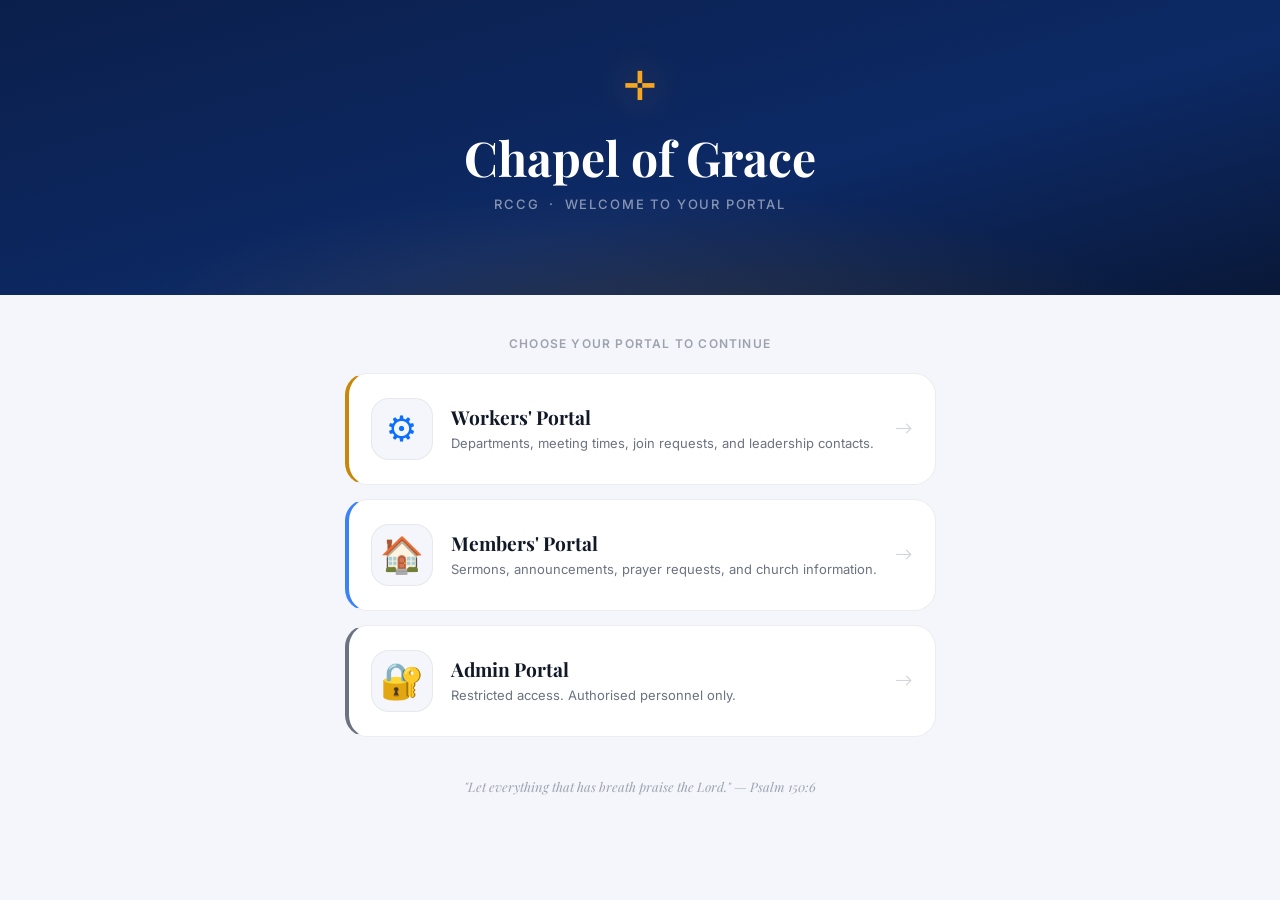
<file: index.html>
<!DOCTYPE html>
<html lang="en">
<head>
  <meta charset="UTF-8">
  <meta name="viewport" content="width=device-width, initial-scale=1.0">
  <title>RCCG Chapel of Grace</title>
  <link rel="preconnect" href="https://fonts.googleapis.com">
  <link rel="preconnect" href="https://fonts.gstatic.com" crossorigin>
  <link href="https://fonts.googleapis.com/css2?family=Inter:wght@400;500;600;700&family=Playfair+Display:ital,wght@0,700;1,400&display=swap" rel="stylesheet">
  <link href="https://cdn.jsdelivr.net/npm/bootstrap@5.3.3/dist/css/bootstrap.min.css" rel="stylesheet">
  <link href="https://cdn.jsdelivr.net/npm/bootstrap-icons@1.11.3/font/bootstrap-icons.css" rel="stylesheet">
  <link href="landing.css" rel="stylesheet">
</head>
<body>

  <!-- HERO -->
  <header class="landing-hero">
    <div class="hero-glow"></div>
    <div class="hero-inner">
      <div class="church-mark">✛</div>
      <h1>Chapel of Grace</h1>
      <p class="church-sub">RCCG &nbsp;·&nbsp; Welcome to your portal</p>
    </div>
  </header>

  <!-- PORTAL CARDS -->
  <main class="portals-wrap">
    <p class="portals-label">Choose your portal to continue</p>

    <div class="portals-grid">

      <!-- Workers -->
      <a href="workers.html" class="portal-card portal-workers">
        <div class="portal-icon">⚙️</div>
        <div class="portal-body">
          <h2>Workers' Portal</h2>
          <p>Departments, meeting times, join requests, and leadership contacts.</p>
        </div>
        <div class="portal-arrow"><i class="bi bi-arrow-right"></i></div>
      </a>

      <!-- Members -->
      <a href="members.html" class="portal-card portal-members">
        <div class="portal-icon">🏠</div>
        <div class="portal-body">
          <h2>Members' Portal</h2>
          <p>Sermons, announcements, prayer requests, and church information.</p>
        </div>
        <div class="portal-arrow"><i class="bi bi-arrow-right"></i></div>
      </a>

      <!-- Admin -->
      <a href="admin.html" class="portal-card portal-admin">
        <div class="portal-icon">🔐</div>
        <div class="portal-body">
          <h2>Admin Portal</h2>
          <p>Restricted access. Authorised personnel only.</p>
        </div>
        <div class="portal-arrow"><i class="bi bi-arrow-right"></i></div>
      </a>

    </div>

    <p class="portals-footer">"Let everything that has breath praise the Lord." — Psalm 150:6</p>
  </main>

  <script src="https://cdn.jsdelivr.net/npm/bootstrap@5.3.3/dist/js/bootstrap.bundle.min.js"></script>
</body>
</html>
</file>
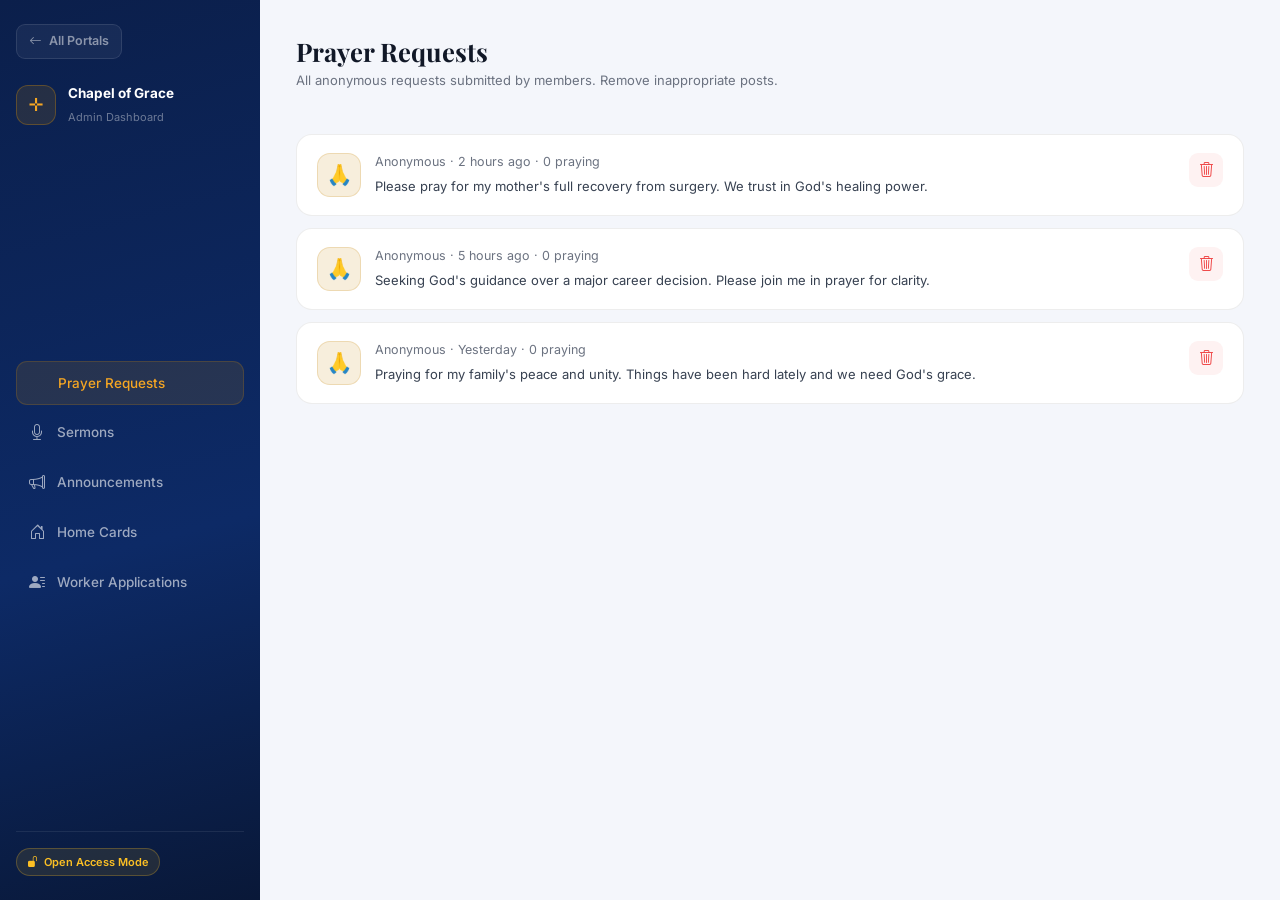
<file: files (2)/admin.html>
<!DOCTYPE html>
<html lang="en">
<head>
  <meta charset="UTF-8">
  <meta name="viewport" content="width=device-width, initial-scale=1.0">
  <title>Admin Portal – RCCG Chapel of Grace</title>
  <link rel="preconnect" href="https://fonts.googleapis.com">
  <link rel="preconnect" href="https://fonts.gstatic.com" crossorigin>
  <link href="https://fonts.googleapis.com/css2?family=Inter:wght@400;500;600;700&family=Playfair+Display:ital,wght@0,700;1,400&display=swap" rel="stylesheet">
  <link href="https://cdn.jsdelivr.net/npm/bootstrap@5.3.3/dist/css/bootstrap.min.css" rel="stylesheet">
  <link href="https://cdn.jsdelivr.net/npm/bootstrap-icons@1.11.3/font/bootstrap-icons.css" rel="stylesheet">
  <link href="admin.css" rel="stylesheet">
</head>
<body>

<!-- SIDEBAR -->
<aside class="adm-sidebar d-flex flex-column">
  <div class="adm-sidebar-top">
    <a href="index.html" class="adm-back"><i class="bi bi-arrow-left"></i> All Portals</a>
    <div class="adm-logo">
      <div class="adm-logo-mark">✛</div>
      <div>
        <strong>Chapel of Grace</strong>
        <span>Admin Dashboard</span>
      </div>
    </div>
  </div>

  <nav class="adm-nav">
    <button class="adm-nav-btn active" data-panel="prayers"><i class="bi bi-hands"></i> Prayer Requests</button>
    <button class="adm-nav-btn" data-panel="sermons"><i class="bi bi-mic"></i> Sermons</button>
    <button class="adm-nav-btn" data-panel="announcements"><i class="bi bi-megaphone"></i> Announcements</button>
    <button class="adm-nav-btn" data-panel="homecards"><i class="bi bi-house-door"></i> Home Cards</button>
    <button class="adm-nav-btn" data-panel="registrations"><i class="bi bi-person-lines-fill"></i> Worker Applications</button>
  </nav>

  <div class="adm-sidebar-foot">
    <div class="adm-open-badge"><i class="bi bi-unlock-fill"></i> Open Access Mode</div>
  </div>
</aside>

<!-- MAIN -->
<main class="adm-main">

  <!-- MOBILE TOP BAR -->
  <div class="adm-mobile-bar d-lg-none">
    <a href="index.html" class="adm-back-sm"><i class="bi bi-arrow-left"></i></a>
    <span class="adm-mobile-title">Admin Dashboard</span>
    <button class="adm-mobile-menu" id="mobileMenuBtn"><i class="bi bi-list"></i></button>
  </div>

  <!-- MOBILE NAV DRAWER -->
  <div class="adm-mobile-drawer" id="mobileDrawer">
    <button class="adm-nav-btn active" data-panel="prayers"><i class="bi bi-hands"></i> Prayer Requests</button>
    <button class="adm-nav-btn" data-panel="sermons"><i class="bi bi-mic"></i> Sermons</button>
    <button class="adm-nav-btn" data-panel="announcements"><i class="bi bi-megaphone"></i> Announcements</button>
    <button class="adm-nav-btn" data-panel="homecards"><i class="bi bi-house-door"></i> Home Cards</button>
    <button class="adm-nav-btn" data-panel="registrations"><i class="bi bi-person-lines-fill"></i> Worker Applications</button>
  </div>

  <!-- PANEL: PRAYERS -->
  <div class="adm-panel active" id="panel-prayers">
    <div class="adm-panel-header">
      <div>
        <h1>Prayer Requests</h1>
        <p>All anonymous requests submitted by members. Remove inappropriate posts.</p>
      </div>
    </div>
    <div id="prayerList" class="adm-list"></div>
  </div>

  <!-- PANEL: SERMONS -->
  <div class="adm-panel" id="panel-sermons">
    <div class="adm-panel-header">
      <div>
        <h1>Sermons</h1>
        <p>Add, edit, or remove sermon entries shown in the Members' Portal.</p>
      </div>
      <button class="adm-add-btn" id="addSermonBtn"><i class="bi bi-plus-lg"></i> Add Sermon</button>
    </div>

    <!-- Sermon form -->
    <div class="adm-form-card" id="sermonForm" style="display:none">
      <h3 id="sermonFormTitle">Add Sermon</h3>
      <div class="adm-fields">
        <div class="adm-field"><label>Title</label><input type="text" id="sf_title" placeholder="e.g. Walking in Divine Purpose"></div>
        <div class="adm-field"><label>Speaker</label><input type="text" id="sf_speaker" placeholder="e.g. Pastor Emmanuel Adeyemi"></div>
        <div class="adm-field"><label>Date</label><input type="text" id="sf_date" placeholder="e.g. 1 June 2025"></div>
      </div>
      <div class="adm-form-actions">
        <button class="adm-cancel-btn" id="sermonCancelBtn">Cancel</button>
        <button class="adm-save-btn" id="sermonSaveBtn">Save Sermon</button>
      </div>
    </div>

    <div id="sermonList" class="adm-list"></div>
  </div>

  <!-- PANEL: ANNOUNCEMENTS -->
  <div class="adm-panel" id="panel-announcements">
    <div class="adm-panel-header">
      <div>
        <h1>Announcements</h1>
        <p>Add, edit, or remove announcements shown in the Members' Portal.</p>
      </div>
      <button class="adm-add-btn" id="addAnnouncementBtn"><i class="bi bi-plus-lg"></i> Add Announcement</button>
    </div>

    <!-- Announcement form -->
    <div class="adm-form-card" id="announcementForm" style="display:none">
      <h3 id="announcementFormTitle">Add Announcement</h3>
      <div class="adm-fields">
        <div class="adm-field"><label>Emoji</label><input type="text" id="af_emoji" placeholder="e.g. 🙌" maxlength="4"></div>
        <div class="adm-field"><label>Tag / Category</label><input type="text" id="af_tag" placeholder="e.g. Worship"></div>
        <div class="adm-field adm-field-full"><label>Title</label><input type="text" id="af_title" placeholder="e.g. Combined Thanksgiving Service"></div>
        <div class="adm-field adm-field-full"><label>Body</label><textarea id="af_body" rows="3" placeholder="Announcement details…"></textarea></div>
        <div class="adm-field"><label>Date</label><input type="text" id="af_date" placeholder="e.g. 29 June 2025"></div>
      </div>
      <div class="adm-form-actions">
        <button class="adm-cancel-btn" id="announcementCancelBtn">Cancel</button>
        <button class="adm-save-btn" id="announcementSaveBtn">Save Announcement</button>
      </div>
    </div>

    <div id="announcementList" class="adm-list"></div>
  </div>

  <!-- PANEL: HOME CARDS -->
  <div class="adm-panel" id="panel-homecards">
    <div class="adm-panel-header">
      <div>
        <h1>Home Cards</h1>
        <p>Edit the Daily Prayer, Bible Plan, and Worship cards shown on the Members home screen.</p>
      </div>
    </div>
    <div id="homeCardList" class="adm-list"></div>
  </div>

  <!-- PANEL: REGISTRATIONS -->
  <div class="adm-panel" id="panel-registrations">
    <div class="adm-panel-header">
      <div>
        <h1>Worker Applications</h1>
        <p>Review registration forms submitted through the Workers' Portal.</p>
      </div>
    </div>
    <div id="registrationList" class="adm-list"></div>
  </div>

</main>

<!-- CONFIRM MODAL -->
<div class="adm-modal-backdrop" id="confirmBackdrop" style="display:none">
  <div class="adm-modal">
    <div class="adm-modal-icon"><i class="bi bi-trash3"></i></div>
    <h3 id="confirmTitle">Delete this item?</h3>
    <p id="confirmBody">This cannot be undone.</p>
    <div class="adm-modal-actions">
      <button class="adm-cancel-btn" id="confirmCancel">Cancel</button>
      <button class="adm-delete-btn" id="confirmOk">Delete</button>
    </div>
  </div>
</div>

<script src="https://cdn.jsdelivr.net/npm/bootstrap@5.3.3/dist/js/bootstrap.bundle.min.js"></script>
<script src="shared.js"></script>
<script src="admin.js"></script>
</body>
</html>
</file>
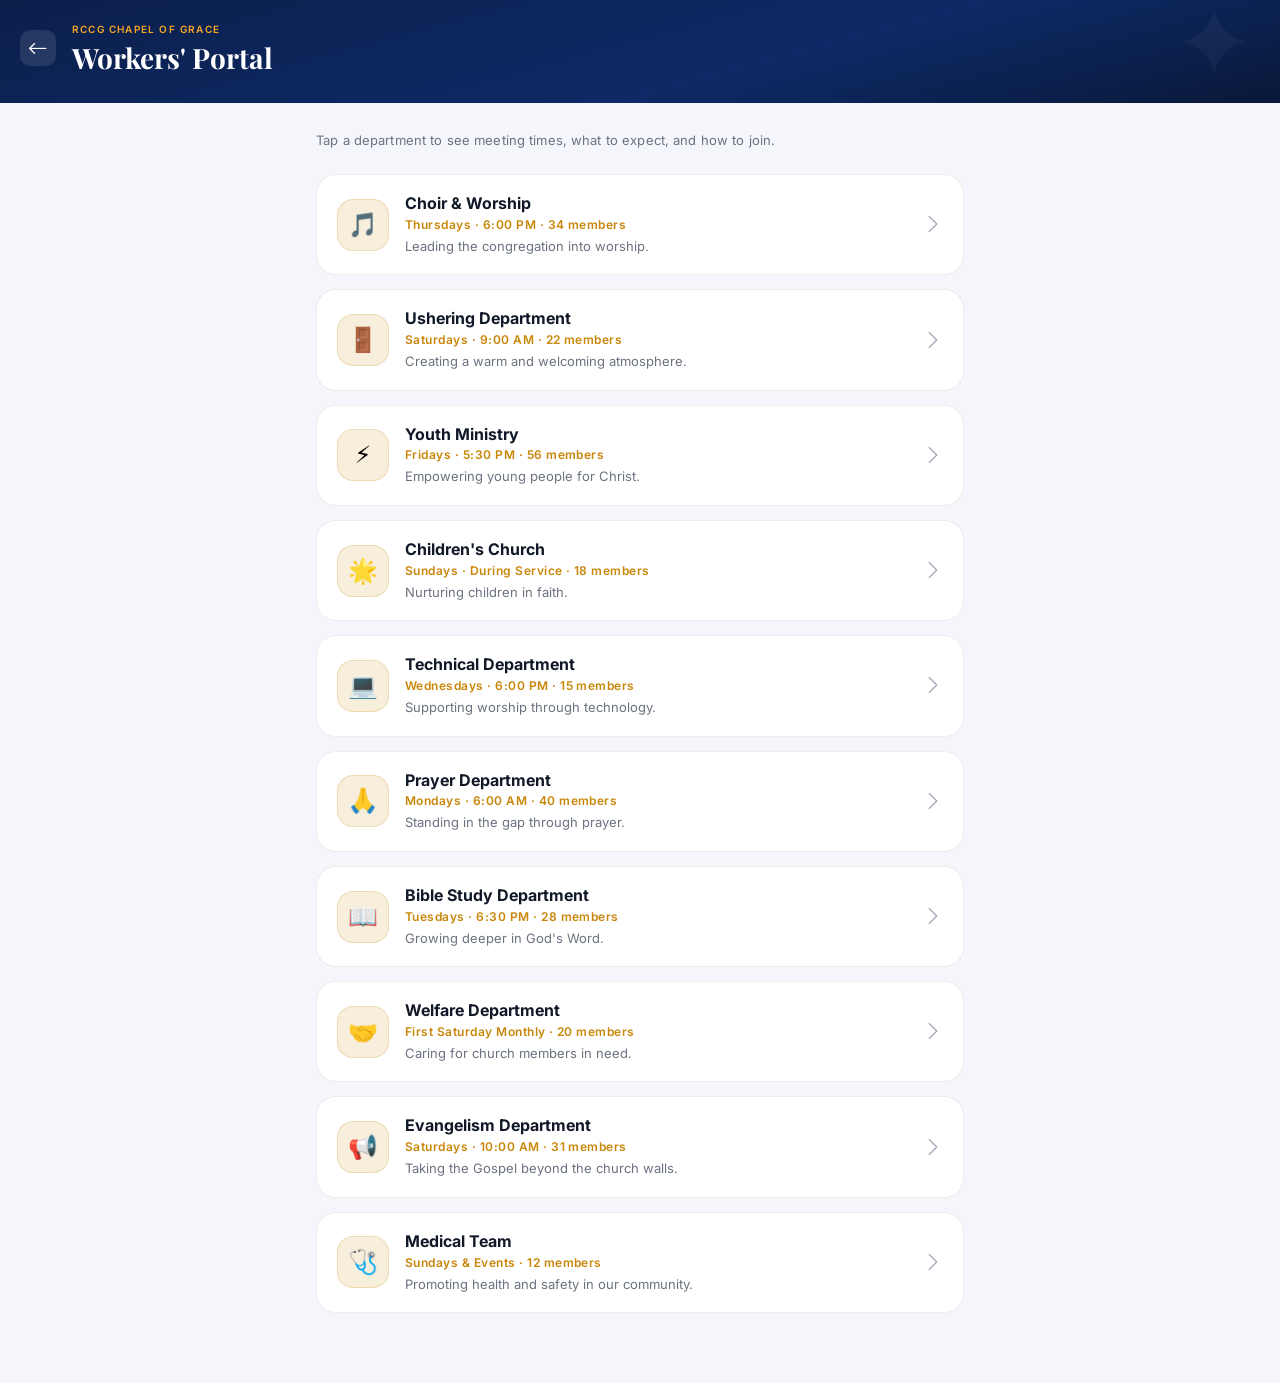
<file: files (2)/workers.html>
<!DOCTYPE html>
<html lang="en">
<head>
  <meta charset="UTF-8">
  <meta name="viewport" content="width=device-width, initial-scale=1.0">
  <title>Workers' Portal – RCCG Chapel of Grace</title>
  <link rel="preconnect" href="https://fonts.googleapis.com">
  <link rel="preconnect" href="https://fonts.gstatic.com" crossorigin>
  <link href="https://fonts.googleapis.com/css2?family=Inter:wght@400;500;600;700&family=Playfair+Display:ital,wght@0,700;1,400&display=swap" rel="stylesheet">
  <link href="https://cdn.jsdelivr.net/npm/bootstrap@5.3.3/dist/css/bootstrap.min.css" rel="stylesheet">
  <link href="https://cdn.jsdelivr.net/npm/bootstrap-icons@1.11.3/font/bootstrap-icons.css" rel="stylesheet">
  <link href="style.css" rel="stylesheet">
</head>
<body>

  <div class="hero">
    <div class="d-flex align-items-center gap-3">
      <a href="index.html" class="hero-back" aria-label="Back to portals">
        <i class="bi bi-arrow-left fs-5"></i>
      </a>
      <div>
        <div class="hero-eyebrow">RCCG Chapel of Grace</div>
        <h2>Workers' Portal</h2>
      </div>
    </div>
  </div>

  <div class="page-wrap">
    <p class="intro">Tap a department to see meeting times, what to expect, and how to join.</p>
    <div id="departmentsContainer"></div>
  </div>

  <!-- REGISTRATION MODAL BACKDROP -->
  <div class="reg-backdrop" id="regBackdrop" style="display:none">
    <div class="reg-modal">
      <div class="reg-modal-header">
        <div>
          <h3 id="regModalTitle">Register for Department</h3>
          <p id="regModalSub">Fill in your details and we'll be in touch.</p>
        </div>
        <button class="reg-close" id="regClose" aria-label="Close"><i class="bi bi-x-lg"></i></button>
      </div>

      <div class="reg-fields">
        <div class="reg-field reg-field-full">
          <label>Full Name</label>
          <input type="text" id="reg_name" placeholder="e.g. John Adeyemi">
        </div>
        <div class="reg-field">
          <label>Phone Number</label>
          <input type="tel" id="reg_phone" placeholder="e.g. 08012345678">
        </div>
        <div class="reg-field">
          <label>Email Address</label>
          <input type="email" id="reg_email" placeholder="you@example.com">
        </div>
        <div class="reg-field reg-field-full">
          <label>Department</label>
          <input type="text" id="reg_dept" readonly style="background:#f4f6fb;cursor:default">
        </div>
        <div class="reg-field reg-field-full">
          <label>Why do you want to join this department?</label>
          <textarea id="reg_reason" rows="3" placeholder="Tell us a little about yourself and your motivation…"></textarea>
        </div>
        <div class="reg-field reg-field-full">
          <label>Any relevant skills or experience?</label>
          <textarea id="reg_skills" rows="2" placeholder="Optional — e.g. singing, sound engineering, nursing…"></textarea>
        </div>
      </div>

      <div class="reg-success" id="regSuccess" style="display:none">
        <i class="bi bi-check-circle-fill"></i>
        <div>
          <strong>Application submitted!</strong>
          <p>The department leader will reach out to you soon. God bless you.</p>
        </div>
      </div>

      <div class="reg-actions" id="regActions">
        <button class="reg-cancel" id="regCancelBtn">Cancel</button>
        <button class="reg-submit" id="regSubmitBtn">
          <i class="bi bi-send-fill"></i> Submit Application
        </button>
      </div>
    </div>
  </div>

  <script src="https://cdn.jsdelivr.net/npm/bootstrap@5.3.3/dist/js/bootstrap.bundle.min.js"></script>
  <script src="shared.js"></script>
  <script src="workers.js"></script>
</body>
</html>
</file>
<file: landing.css>
/* ─── TOKENS ── */
:root {
  --navy:       #0b1f4b;
  --navy-2:     #0d2a66;
  --navy-light: #1a3a7a;
  --gold:       #c8860a;
  --gold-light: #f5a623;
  --gold-glow:  rgba(200,134,10,.15);
  --surface:    #f4f6fb;
}

* { box-sizing: border-box; margin: 0; padding: 0; }

body {
  font-family: 'Inter', system-ui, sans-serif;
  background: var(--surface);
  min-height: 100vh;
  display: flex;
  flex-direction: column;
}

/* ─── HERO ── */
.landing-hero {
  background: linear-gradient(165deg, var(--navy) 0%, var(--navy-2) 60%, #091838 100%);
  padding: 56px 24px 64px;
  text-align: center;
  position: relative;
  overflow: hidden;
}

.hero-glow {
  position: absolute;
  inset: 0;
  background: radial-gradient(ellipse 60% 80% at 50% 120%, rgba(200,134,10,.18) 0%, transparent 70%);
  pointer-events: none;
}

.hero-inner { position: relative; z-index: 1; }

.church-mark {
  font-size: 2.5rem;
  color: var(--gold-light);
  margin-bottom: 14px;
  display: block;
  filter: drop-shadow(0 0 18px rgba(245,166,35,.4));
}

.landing-hero h1 {
  font-family: 'Playfair Display', Georgia, serif;
  font-size: clamp(2rem, 6vw, 3rem);
  font-weight: 700;
  color: #fff;
  line-height: 1.15;
  margin-bottom: 10px;
}

.church-sub {
  font-size: 13px;
  letter-spacing: .14em;
  text-transform: uppercase;
  color: rgba(255,255,255,.5);
  font-weight: 500;
}

/* ─── PORTALS ── */
.portals-wrap {
  max-width: 680px;
  margin: 0 auto;
  padding: 40px 16px 56px;
  flex: 1;
  display: flex;
  flex-direction: column;
  align-items: stretch;
}

.portals-label {
  font-size: 12px;
  letter-spacing: .1em;
  text-transform: uppercase;
  color: #9ca3af;
  font-weight: 600;
  margin-bottom: 20px;
  text-align: center;
}

.portals-grid {
  display: flex;
  flex-direction: column;
  gap: 14px;
}

/* ─── PORTAL CARD ── */
.portal-card {
  display: flex;
  align-items: center;
  gap: 18px;
  background: #fff;
  border: 1px solid rgba(0,0,0,.07);
  border-radius: 22px;
  padding: 24px 22px;
  text-decoration: none;
  transition: transform .22s ease, box-shadow .22s ease, border-color .2s;
  position: relative;
  overflow: hidden;
}

.portal-card::before {
  content: "";
  position: absolute;
  inset: 0;
  opacity: 0;
  transition: opacity .25s;
  border-radius: inherit;
}

.portal-card:hover {
  transform: translateY(-3px);
  box-shadow: 0 16px 40px rgba(11,31,75,.13);
  text-decoration: none;
}

.portal-card:hover::before { opacity: 1; }
.portal-card:active { transform: translateY(-1px); }

/* per-portal accent colours */
.portal-workers { border-left: 4px solid var(--gold); }
.portal-workers::before { background: linear-gradient(90deg, var(--gold-glow), transparent 60%); }

.portal-members { border-left: 4px solid #3b82f6; }
.portal-members::before { background: linear-gradient(90deg, rgba(59,130,246,.1), transparent 60%); }

.portal-admin { border-left: 4px solid #6b7280; }
.portal-admin::before { background: linear-gradient(90deg, rgba(107,114,128,.08), transparent 60%); }

/* icon */
.portal-icon {
  font-size: 2.2rem;
  width: 62px; height: 62px;
  border-radius: 18px;
  background: var(--surface);
  display: flex; align-items: center; justify-content: center;
  flex-shrink: 0;
  border: 1px solid rgba(0,0,0,.06);
  position: relative; z-index: 1;
}

/* body */
.portal-body {
  flex: 1;
  min-width: 0;
  position: relative; z-index: 1;
}

.portal-body h2 {
  font-family: 'Playfair Display', Georgia, serif;
  font-size: 1.2rem;
  font-weight: 700;
  color: #111827;
  margin-bottom: 4px;
  line-height: 1.25;
}

.portal-body p {
  font-size: 13px;
  color: #6b7280;
  line-height: 1.55;
  margin: 0;
}

/* arrow */
.portal-arrow {
  font-size: 1.1rem;
  color: #d1d5db;
  flex-shrink: 0;
  position: relative; z-index: 1;
  transition: color .2s, transform .2s;
}
.portal-card:hover .portal-arrow {
  color: var(--gold);
  transform: translateX(4px);
}
.portal-members:hover .portal-arrow { color: #3b82f6; }
.portal-admin:hover .portal-arrow   { color: #6b7280; }

/* footer quote */
.portals-footer {
  margin-top: 40px;
  text-align: center;
  font-family: 'Playfair Display', Georgia, serif;
  font-style: italic;
  font-size: 13px;
  color: #9ca3af;
  line-height: 1.6;
}

/* ─── RESPONSIVE ── */
@media (max-width: 480px) {
  .landing-hero { padding: 44px 20px 52px; }
  .portal-card  { padding: 20px 18px; gap: 14px; }
  .portal-icon  { width: 52px; height: 52px; font-size: 1.8rem; border-radius: 14px; }
  .portal-body h2 { font-size: 1.05rem; }
}
</file>
<file: files (2)/admin.css>
:root {
  --navy:       #0b1f4b;
  --navy-2:     #0d2a66;
  --gold:       #c8860a;
  --gold-light: #f5a623;
  --gold-glow:  rgba(200,134,10,.14);
  --surface:    #f4f6fb;
  --sidebar-w:  260px;
}

* { box-sizing: border-box; margin: 0; padding: 0; }

body {
  font-family: 'Inter', system-ui, sans-serif;
  background: var(--surface);
  display: flex;
  min-height: 100vh;
  overflow: hidden;
}

/* ── SIDEBAR ── */
.adm-sidebar {
  width: var(--sidebar-w);
  flex-shrink: 0;
  background: linear-gradient(165deg, var(--navy) 0%, var(--navy-2) 60%, #091838 100%);
  height: 100vh;
  position: sticky;
  top: 0;
  overflow-y: auto;
  padding: 24px 16px;
  justify-content: space-between;
}

.adm-sidebar-top { display: flex; flex-direction: column; gap: 24px; }

.adm-back {
  display: inline-flex; align-items: center; gap: 7px;
  font-size: 12.5px; font-weight: 600;
  color: rgba(255,255,255,.5); text-decoration: none;
  padding: 7px 12px; border-radius: 9px;
  border: 1px solid rgba(255,255,255,.1);
  background: rgba(255,255,255,.05);
  transition: all .2s; align-self: flex-start;
}
.adm-back:hover { color: #fff; background: rgba(255,255,255,.1); }

.adm-logo { display: flex; align-items: center; gap: 12px; }
.adm-logo-mark {
  width: 40px; height: 40px; border-radius: 12px;
  background: var(--gold-glow);
  border: 1.5px solid rgba(200,134,10,.35);
  font-size: 18px; color: var(--gold-light);
  display: flex; align-items: center; justify-content: center;
  flex-shrink: 0;
}
.adm-logo strong { display: block; font-size: 13.5px; color: #fff; }
.adm-logo span   { font-size: 11px; color: rgba(255,255,255,.4); }

.adm-nav { display: flex; flex-direction: column; gap: 4px; margin-top: 8px; }

.adm-nav-btn {
  display: flex; align-items: center; gap: 10px;
  padding: 11px 13px; border-radius: 11px;
  border: none; background: transparent;
  color: rgba(255,255,255,.6); font-family: 'Inter', sans-serif;
  font-size: 13.5px; font-weight: 500;
  cursor: pointer; text-align: left; width: 100%;
  transition: all .2s;
}
.adm-nav-btn i { font-size: 16px; width: 18px; }
.adm-nav-btn:hover { background: rgba(255,255,255,.07); color: #fff; }
.adm-nav-btn.active { background: var(--gold-glow); color: var(--gold-light); border: 1px solid rgba(200,134,10,.22); }

.adm-sidebar-foot { padding-top: 16px; border-top: 1px solid rgba(255,255,255,.08); }
.adm-open-badge {
  display: inline-flex; align-items: center; gap: 6px;
  font-size: 11px; color: #fbbf24; font-weight: 600;
  background: rgba(251,191,36,.1); border: 1px solid rgba(251,191,36,.25);
  padding: 5px 10px; border-radius: 20px;
}

/* ── MAIN ── */
.adm-main {
  flex: 1;
  height: 100vh;
  overflow-y: auto;
  padding: 36px 36px 56px;
}

/* ── MOBILE TOP BAR ── */
.adm-mobile-bar {
  display: flex; align-items: center; justify-content: space-between;
  background: var(--navy); color: #fff;
  padding: 14px 16px; border-radius: 14px;
  margin-bottom: 20px;
}
.adm-back-sm {
  color: rgba(255,255,255,.7); text-decoration: none; font-size: 18px;
  width: 32px; height: 32px; display: flex; align-items: center; justify-content: center;
  border-radius: 8px; background: rgba(255,255,255,.1);
}
.adm-mobile-title { font-size: 14px; font-weight: 700; color: #fff; }
.adm-mobile-menu {
  background: rgba(255,255,255,.1); border: none; color: #fff;
  width: 32px; height: 32px; border-radius: 8px; font-size: 18px; cursor: pointer;
}
.adm-mobile-drawer {
  display: none;
  flex-direction: column; gap: 4px;
  background: var(--navy-2); border-radius: 14px;
  padding: 12px; margin-bottom: 20px;
}
.adm-mobile-drawer.open { display: flex; }
.adm-mobile-drawer .adm-nav-btn { color: rgba(255,255,255,.65); }

/* ── PANEL ── */
.adm-panel { display: none; }
.adm-panel.active { display: block; }

.adm-panel-header {
  display: flex; align-items: flex-start;
  justify-content: space-between; gap: 16px;
  margin-bottom: 28px; flex-wrap: wrap;
}
.adm-panel-header h1 {
  font-family: 'Playfair Display', Georgia, serif;
  font-size: 1.6rem; font-weight: 700; color: #111827; margin-bottom: 4px;
}
.adm-panel-header p { font-size: 13px; color: #6b7280; }

.adm-add-btn {
  display: inline-flex; align-items: center; gap: 8px;
  padding: 10px 18px;
  background: linear-gradient(135deg, var(--navy) 0%, var(--navy-2) 100%);
  color: #fff; border: none; border-radius: 11px;
  font-family: 'Inter', sans-serif; font-size: 13.5px; font-weight: 600;
  cursor: pointer; white-space: nowrap;
  box-shadow: 0 4px 14px rgba(11,31,75,.25);
  transition: opacity .2s, transform .15s;
}
.adm-add-btn:hover { opacity: .9; transform: translateY(-1px); }
.adm-add-btn i { color: var(--gold-light); }

/* ── FORM CARD ── */
.adm-form-card {
  background: #fff; border: 1px solid rgba(0,0,0,.07);
  border-radius: 18px; padding: 24px;
  margin-bottom: 24px;
  box-shadow: 0 4px 20px rgba(11,31,75,.07);
}
.adm-form-card h3 {
  font-family: 'Playfair Display', Georgia, serif;
  font-size: 1.1rem; color: #111827; margin-bottom: 18px;
}
.adm-fields {
  display: grid; grid-template-columns: 1fr 1fr; gap: 14px;
  margin-bottom: 20px;
}
.adm-field { display: flex; flex-direction: column; gap: 6px; }
.adm-field-full { grid-column: 1 / -1; }
.adm-field label { font-size: 12px; font-weight: 600; color: #374151; }
.adm-field input,
.adm-field textarea {
  padding: 10px 13px;
  border: 1.5px solid #e5e7eb; border-radius: 10px;
  font-family: 'Inter', sans-serif; font-size: 13.5px;
  color: #111827; background: var(--surface);
  outline: none; resize: vertical;
  transition: border-color .2s, box-shadow .2s;
}
.adm-field input:focus,
.adm-field textarea:focus {
  border-color: var(--gold);
  box-shadow: 0 0 0 3px var(--gold-glow);
  background: #fff;
}
.adm-form-actions { display: flex; gap: 10px; justify-content: flex-end; }
.adm-cancel-btn {
  padding: 9px 18px; border: 1.5px solid #e5e7eb;
  background: #fff; border-radius: 10px;
  font-family: 'Inter', sans-serif; font-size: 13px; font-weight: 600;
  color: #6b7280; cursor: pointer; transition: all .2s;
}
.adm-cancel-btn:hover { border-color: #9ca3af; color: #374151; }
.adm-save-btn {
  padding: 9px 22px;
  background: linear-gradient(135deg, var(--navy) 0%, var(--navy-2) 100%);
  color: #fff; border: none; border-radius: 10px;
  font-family: 'Inter', sans-serif; font-size: 13px; font-weight: 600;
  cursor: pointer; box-shadow: 0 4px 12px rgba(11,31,75,.22);
  transition: opacity .2s;
}
.adm-save-btn:hover { opacity: .9; }

/* ── LIST ITEMS ── */
.adm-list { display: flex; flex-direction: column; gap: 12px; }

.adm-item {
  background: #fff; border: 1px solid rgba(0,0,0,.07);
  border-radius: 16px; padding: 18px 20px;
  display: flex; align-items: flex-start; gap: 14px;
  transition: box-shadow .2s;
}
.adm-item:hover { box-shadow: 0 6px 20px rgba(11,31,75,.08); }

.adm-item-icon {
  width: 44px; height: 44px; border-radius: 13px;
  background: var(--gold-glow); border: 1px solid rgba(200,134,10,.2);
  display: flex; align-items: center; justify-content: center;
  font-size: 20px; flex-shrink: 0;
}

.adm-item-body { flex: 1; min-width: 0; }
.adm-item-title { font-size: 14px; font-weight: 600; color: #111827; margin-bottom: 3px; }
.adm-item-sub   { font-size: 12.5px; color: #6b7280; line-height: 1.5; }
.adm-item-text  { font-size: 13px; color: #374151; line-height: 1.6; margin-top: 4px; }

.adm-item-tag {
  display: inline-block; font-size: 10px; letter-spacing: .08em;
  text-transform: uppercase; font-weight: 700; color: var(--gold);
  margin-bottom: 4px;
}

.adm-item-actions { display: flex; gap: 8px; flex-shrink: 0; }

.adm-edit-btn, .adm-del-btn {
  width: 34px; height: 34px; border-radius: 9px;
  border: none; cursor: pointer; display: flex;
  align-items: center; justify-content: center;
  font-size: 15px; transition: all .2s;
}
.adm-edit-btn { background: var(--gold-glow); color: var(--gold); }
.adm-edit-btn:hover { background: var(--gold); color: #fff; }
.adm-del-btn  { background: #fef2f2; color: #ef4444; }
.adm-del-btn:hover { background: #ef4444; color: #fff; }

/* status badges */
.status-badge {
  display: inline-flex; align-items: center; gap: 5px;
  font-size: 11px; font-weight: 600; padding: 3px 10px;
  border-radius: 20px; margin-left: 8px;
}
.status-pending  { background: #fef9c3; color: #854d0e; }
.status-approved { background: #dcfce7; color: #166534; }
.status-rejected { background: #fee2e2; color: #991b1b; }

.adm-approve-btn, .adm-reject-btn {
  padding: 6px 14px; font-size: 12px; font-weight: 600;
  border-radius: 8px; border: none; cursor: pointer; transition: all .2s;
}
.adm-approve-btn { background: #dcfce7; color: #166534; }
.adm-approve-btn:hover { background: #166534; color: #fff; }
.adm-reject-btn  { background: #fee2e2; color: #991b1b; }
.adm-reject-btn:hover  { background: #991b1b; color: #fff; }

/* home card edit */
.adm-homecard-edit textarea {
  width: 100%; margin-top: 8px;
  padding: 10px 13px; border: 1.5px solid #e5e7eb;
  border-radius: 10px; font-family: 'Inter', sans-serif;
  font-size: 13px; color: #374151; resize: vertical;
  outline: none; transition: border-color .2s, box-shadow .2s;
}
.adm-homecard-edit textarea:focus {
  border-color: var(--gold);
  box-shadow: 0 0 0 3px var(--gold-glow);
}
.adm-homecard-save {
  margin-top: 10px; padding: 8px 18px;
  background: linear-gradient(135deg, var(--navy) 0%, var(--navy-2) 100%);
  color: #fff; border: none; border-radius: 9px;
  font-family: 'Inter', sans-serif; font-size: 12.5px; font-weight: 600;
  cursor: pointer;
}

/* empty state */
.adm-empty {
  text-align: center; padding: 48px 24px;
  color: #9ca3af; font-size: 14px;
}
.adm-empty i { font-size: 2.5rem; display: block; margin-bottom: 12px; opacity: .4; }

/* ── CONFIRM MODAL ── */
.adm-modal-backdrop {
  position: fixed; inset: 0;
  background: rgba(0,0,0,.45); backdrop-filter: blur(3px);
  display: flex; align-items: center; justify-content: center;
  z-index: 1000; padding: 20px;
}
.adm-modal {
  background: #fff; border-radius: 22px;
  padding: 32px 28px; max-width: 380px; width: 100%;
  text-align: center;
  box-shadow: 0 24px 60px rgba(0,0,0,.2);
}
.adm-modal-icon {
  width: 56px; height: 56px; border-radius: 16px;
  background: #fee2e2; color: #ef4444; font-size: 24px;
  display: flex; align-items: center; justify-content: center;
  margin: 0 auto 16px;
}
.adm-modal h3 { font-family: 'Playfair Display', Georgia, serif; font-size: 1.2rem; color: #111827; margin-bottom: 8px; }
.adm-modal p  { font-size: 13.5px; color: #6b7280; margin-bottom: 24px; }
.adm-modal-actions { display: flex; gap: 10px; justify-content: center; }
.adm-delete-btn {
  padding: 10px 24px; background: #ef4444; color: #fff;
  border: none; border-radius: 10px;
  font-family: 'Inter', sans-serif; font-size: 13px; font-weight: 600;
  cursor: pointer; transition: background .2s;
}
.adm-delete-btn:hover { background: #dc2626; }

/* ── RESPONSIVE ── */
@media (max-width: 991.98px) {
  body { overflow: auto; flex-direction: column; }
  .adm-sidebar { display: none !important; }
  .adm-main { height: auto; padding: 16px 16px 48px; }
}
@media (min-width: 992px) {
  .adm-mobile-bar, .adm-mobile-drawer { display: none !important; }
}
@media (max-width: 540px) {
  .adm-fields { grid-template-columns: 1fr; }
  .adm-field-full { grid-column: 1; }
}
</file>
<file: files (2)/style.css>
/* ─── DESIGN TOKENS ── */
:root {
  --navy:       #0b1f4b;
  --navy-2:     #0d2a66;
  --navy-light: #1a3a7a;
  --gold:       #c8860a;
  --gold-light: #f5a623;
  --gold-glow:  rgba(200,134,10,.14);
  --surface:    #f4f6fb;
}

* { box-sizing: border-box; }

body {
  font-family: 'Inter', system-ui, sans-serif;
  background: var(--surface);
  margin: 0;
  min-height: 100vh;
}

/* ─── HEADER ── */
.hero {
  background: linear-gradient(165deg, var(--navy) 0%, var(--navy-2) 60%, #091838 100%);
  color: #fff;
  padding: 22px 20px 28px;
  position: relative;
  overflow: hidden;
}
.hero::before {
  content: "✦";
  position: absolute;
  top: -8px; right: 24px;
  font-size: 100px;
  color: rgba(255,255,255,.04);
  pointer-events: none;
  line-height: 1;
}
.hero-back {
  display: inline-flex;
  align-items: center; justify-content: center;
  width: 36px; height: 36px;
  border-radius: 10px;
  background: rgba(255,255,255,.1);
  color: #fff; text-decoration: none;
  flex-shrink: 0;
  transition: background .2s;
}
.hero-back:hover { background: rgba(255,255,255,.2); color: #fff; }
.hero-eyebrow {
  font-size: 10px; letter-spacing: .12em;
  text-transform: uppercase; color: var(--gold-light); font-weight: 600;
}
.hero h2 {
  font-family: 'Playfair Display', Georgia, serif;
  font-size: 1.75rem; font-weight: 700;
  margin: 4px 0 0; color: #fff; line-height: 1.2;
}

/* ─── PAGE WRAP ── */
.page-wrap {
  max-width: 680px;
  margin: 0 auto;
  padding: 28px 16px 56px;
}
.intro {
  font-size: 13px; color: #6b7280;
  margin-bottom: 24px; letter-spacing: .01em;
}

/* ─── DEPARTMENT CARD ── */
.department-card {
  background: #fff;
  border: 1px solid rgba(0,0,0,.07);
  border-radius: 20px;
  overflow: hidden;
  margin-bottom: 14px;
  transition: box-shadow .2s, transform .2s;
}
.department-card:hover { box-shadow: 0 12px 28px rgba(11,31,75,.1); transform: translateY(-2px); }
.department-card:has(.collapse.show) { transform: none; }

.department-button {
  border: none; background: transparent;
  width: 100%; padding: 18px 20px;
  text-align: left; cursor: pointer;
}
.icon-box {
  width: 52px; height: 52px; border-radius: 16px;
  background: var(--gold-glow);
  border: 1px solid rgba(200,134,10,.2);
  display: flex; align-items: center; justify-content: center;
  font-size: 24px; flex-shrink: 0;
}
.department-title { font-weight: 700; font-size: 1rem; color: #111827; line-height: 1.3; }
.department-meta  { font-size: 12px; color: var(--gold); font-weight: 600; letter-spacing: .04em; margin-top: 2px; }
.department-desc  { font-size: 13px; color: #6b7280; margin-top: 3px; line-height: 1.5; }

.chevron { transition: transform .3s ease; color: #9ca3af; flex-shrink: 0; }
.department-button[aria-expanded="true"] .chevron { transform: rotate(90deg); color: var(--gold); }

/* ─── EXPANDED ── */
.details-section {
  padding: 0 20px 24px;
  border-top: 1px solid rgba(0,0,0,.06);
}
.details-section h4 {
  font-family: 'Playfair Display', Georgia, serif;
  font-weight: 700; font-size: 1.15rem;
  color: #111827; margin: 18px 0 6px;
}
.about-text { font-size: 13.5px; color: #374151; line-height: 1.7; margin-bottom: 0; }

/* ─── INFO GRID ── */
.info-grid {
  display: grid;
  grid-template-columns: 1fr 1fr;
  gap: 10px;
  margin: 16px 0;
}
.info-tile {
  background: var(--surface);
  border: 1px solid rgba(0,0,0,.07);
  border-radius: 14px;
  padding: 12px 14px;
}
.info-tile-label {
  font-size: 10px; letter-spacing: .1em;
  text-transform: uppercase; color: #9ca3af;
  font-weight: 600; margin-bottom: 8px;
}
.meeting-row {
  font-size: 12.5px; font-weight: 500; color: #374151;
  display: flex; align-items: baseline; gap: 4px;
}
.meeting-row + .meeting-row { margin-top: 6px; }
.meeting-dot { color: var(--gold); font-size: 18px; line-height: 1; flex-shrink: 0; }
.meeting-label { color: #9ca3af; font-weight: 400; }

.req-list { list-style: none; padding: 0; margin: 0; display: flex; flex-direction: column; gap: 6px; }
.req-list li { font-size: 12.5px; color: #374151; display: flex; align-items: flex-start; gap: 7px; line-height: 1.4; }
.req-list li::before { content: "✓"; color: var(--gold); font-weight: 700; flex-shrink: 0; margin-top: 1px; }

/* ─── CONTACT CARD ── */
.contact-card {
  background: var(--surface);
  border: 1px solid rgba(0,0,0,.07);
  border-radius: 16px;
  padding: 16px 18px;
  margin-bottom: 14px;
}
.contact-label { font-size: 10px; letter-spacing: .1em; text-transform: uppercase; color: #9ca3af; font-weight: 600; margin-bottom: 6px; }
.leader-name { font-size: 1rem; font-weight: 600; color: #111827; margin-bottom: 12px; }
.contact-item { display: flex; align-items: center; gap: 10px; margin-bottom: 9px; font-size: 13.5px; color: #374151; }
.contact-item:last-child { margin-bottom: 0; }
.contact-item i { font-size: 16px; width: 20px; text-align: center; flex-shrink: 0; }
.contact-item .bi-whatsapp { color: #22c55e; }
.contact-item .bi-telephone { color: var(--gold); }
.contact-item a { color: var(--navy-2); text-decoration: none; font-weight: 500; transition: color .15s; }
.contact-item a:hover { color: var(--gold); }

/* ─── JOIN BUTTON ── */
.join-btn {
  display: flex; align-items: center; justify-content: center; gap: 8px;
  width: 100%;
  padding: 13px 20px;
  background: linear-gradient(135deg, var(--navy) 0%, var(--navy-2) 100%);
  color: #fff;
  border: none; border-radius: 14px;
  font-family: 'Inter', sans-serif;
  font-size: 14px; font-weight: 600;
  cursor: pointer;
  transition: opacity .2s, transform .15s, box-shadow .2s;
  box-shadow: 0 4px 14px rgba(11,31,75,.25);
}
.join-btn:hover { opacity: .92; transform: translateY(-1px); box-shadow: 0 8px 20px rgba(11,31,75,.3); color: #fff; }
.join-btn:active { transform: translateY(0); }
.join-btn i { font-size: 16px; color: var(--gold-light); }
.join-btn.joined { background: linear-gradient(135deg,#14532d 0%,#166534 100%); box-shadow: 0 4px 14px rgba(20,83,45,.25); cursor: default; transform: none; }
.join-btn.joined i { color: #86efac; }

/* ─── RESPONSIVE ── */
@media (max-width: 480px) {
  .hero h2          { font-size: 1.45rem; }
  .department-title { font-size: .95rem; }
  .icon-box         { width: 46px; height: 46px; font-size: 22px; }
  .info-grid        { grid-template-columns: 1fr; }
}

/* ─── REGISTRATION MODAL ── */
.reg-backdrop {
  position: fixed; inset: 0;
  background: rgba(0,0,0,.5); backdrop-filter: blur(4px);
  display: flex; align-items: flex-end; justify-content: center;
  z-index: 1000; padding: 0;
}
@media (min-width: 600px) {
  .reg-backdrop { align-items: center; padding: 20px; }
}

.reg-modal {
  background: #fff;
  border-radius: 24px 24px 0 0;
  padding: 28px 24px 36px;
  width: 100%; max-width: 520px;
  max-height: 92vh; overflow-y: auto;
}
@media (min-width: 600px) {
  .reg-modal { border-radius: 24px; }
}

.reg-modal-header {
  display: flex; align-items: flex-start;
  justify-content: space-between; gap: 12px;
  margin-bottom: 24px;
}
.reg-modal-header h3 {
  font-family: 'Playfair Display', Georgia, serif;
  font-size: 1.2rem; font-weight: 700; color: #111827; margin-bottom: 3px;
}
.reg-modal-header p { font-size: 13px; color: #6b7280; margin: 0; }

.reg-close {
  background: var(--surface); border: none;
  width: 34px; height: 34px; border-radius: 9px;
  font-size: 14px; color: #6b7280; cursor: pointer;
  flex-shrink: 0; transition: all .2s;
}
.reg-close:hover { background: #e5e7eb; color: #111827; }

.reg-fields {
  display: grid; grid-template-columns: 1fr 1fr; gap: 14px;
  margin-bottom: 20px;
}
.reg-field { display: flex; flex-direction: column; gap: 6px; }
.reg-field-full { grid-column: 1 / -1; }
.reg-field label { font-size: 12px; font-weight: 600; color: #374151; }
.reg-field input,
.reg-field textarea {
  padding: 11px 13px;
  border: 1.5px solid #e5e7eb; border-radius: 11px;
  font-family: 'Inter', sans-serif; font-size: 13.5px;
  color: #111827; background: var(--surface);
  outline: none; resize: vertical;
  transition: border-color .2s, box-shadow .2s;
}
.reg-field input:focus,
.reg-field textarea:focus {
  border-color: var(--gold);
  box-shadow: 0 0 0 3px var(--gold-glow);
  background: #fff;
}

.reg-success {
  display: flex; align-items: flex-start; gap: 14px;
  background: #f0fdf4; border: 1px solid #bbf7d0;
  border-radius: 14px; padding: 16px;
  margin-bottom: 20px; color: #166534;
}
.reg-success i { font-size: 22px; flex-shrink: 0; margin-top: 2px; }
.reg-success strong { display: block; font-size: 14px; margin-bottom: 3px; }
.reg-success p { font-size: 13px; margin: 0; opacity: .85; }

.reg-actions { display: flex; gap: 10px; }
.reg-cancel {
  flex: 1; padding: 12px;
  border: 1.5px solid #e5e7eb; background: #fff;
  border-radius: 12px; font-family: 'Inter', sans-serif;
  font-size: 13.5px; font-weight: 600; color: #6b7280;
  cursor: pointer; transition: all .2s;
}
.reg-cancel:hover { border-color: #9ca3af; color: #374151; }
.reg-submit {
  flex: 2; padding: 12px 20px;
  background: linear-gradient(135deg, var(--navy) 0%, var(--navy-2) 100%);
  color: #fff; border: none; border-radius: 12px;
  font-family: 'Inter', sans-serif; font-size: 13.5px; font-weight: 600;
  cursor: pointer; display: flex; align-items: center; justify-content: center; gap: 8px;
  box-shadow: 0 4px 14px rgba(11,31,75,.25);
  transition: opacity .2s;
}
.reg-submit:hover { opacity: .9; }
.reg-submit i { color: var(--gold-light); }

@media (max-width: 480px) {
  .reg-fields { grid-template-columns: 1fr; }
  .reg-field-full { grid-column: 1; }
}
</file>
